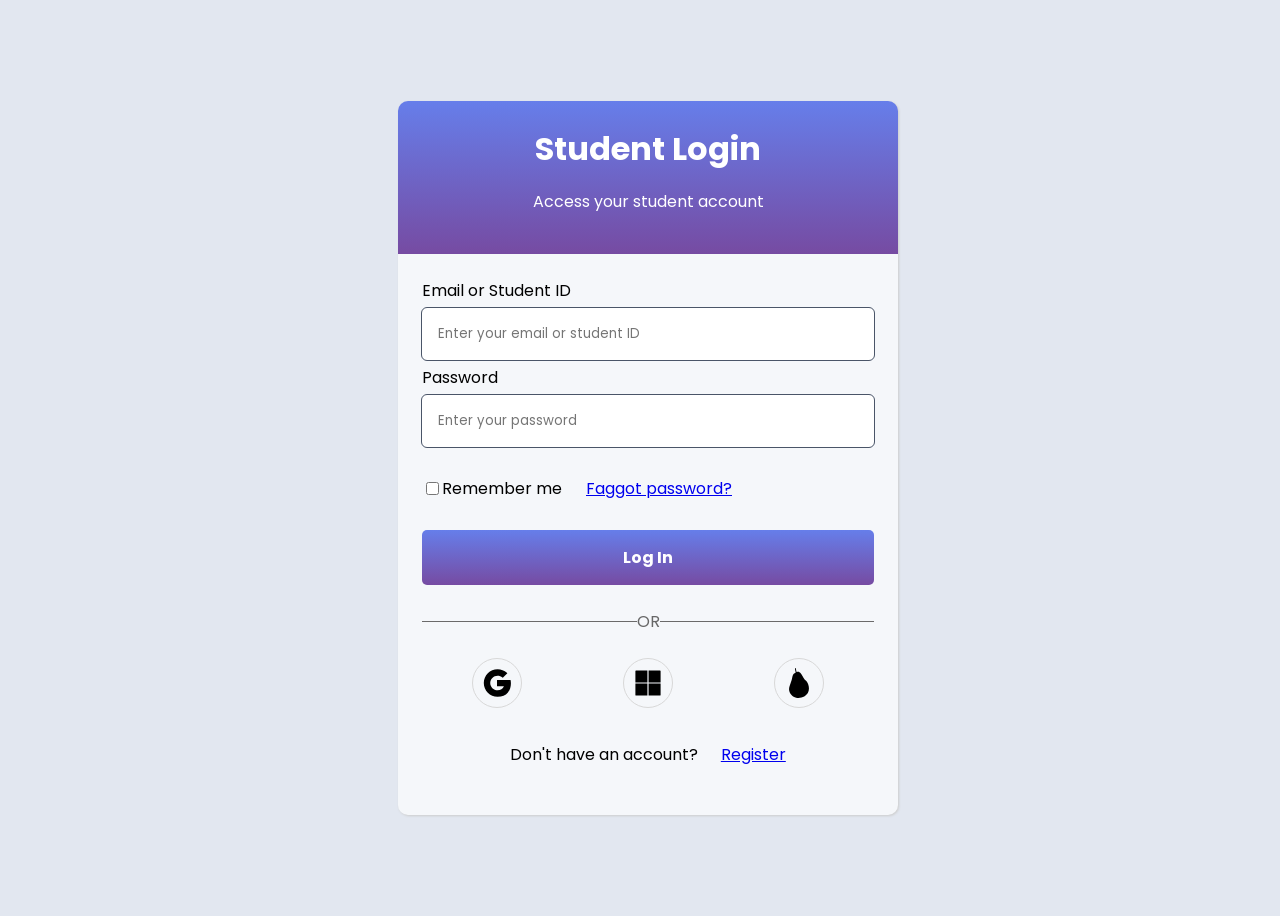
<file: index.html>
<!DOCTYPE html>
<html lang="en">

<head>
    <meta charset="UTF-8">
    <meta name="viewport" content="width=device-width, initial-scale=1.0">
    <link rel="preconnect" href="https://fonts.googleapis.com">
    <link rel="preconnect" href="https://fonts.gstatic.com" crossorigin>
    <link
        href="https://fonts.googleapis.com/css2?family=Poppins:ital,wght@0,100;0,200;0,300;0,400;0,500;0,600;0,700;0,800;0,900;1,100;1,200;1,300;1,400;1,500;1,600;1,700;1,800;1,900&display=swap"
        rel="stylesheet">
    <link rel="stylesheet"
        href="https://gist.githubusercontent.com/ktkv419/c8840dfcbcff24248c20f4199108b28e/raw/eec499022cca5ed984d91d2a2c2736d2aef8ed6d/reset.css">
    <link rel="stylesheet" href="./style.css">
    <title>Document</title>
</head>

<body>
    <div class="container">
        <header>
            <h1>Student Login</h1>
            <p>Access your student account</p>
        </header>
        <main>
            <form action="/api/login" metod="post">
                <label class="form__header" for="email">Email or Student ID</label>
                <input type="text" id="email" name="email" placeholder="Enter your email or student ID">
                <label class="form__header" for="password">Password</label>
                <input type="text" id="password" name="password" placeholder="Enter your password">

                <div id="remember__me" class="inline">
                    <input type="checkbox" id="RememberMe" name="remember">
                    <label id="remember" for="RememberMe"> Remember me</label>
                    <a href="https://avatars.mds.yandex.net/get-eda/3525661/f169793b5dc896470bb7ef939a5caa67/orig">Faggot
                        password?</a>
                </div>

                <input id="submit__btn" type="submit" value="Log In">
            </form>

            <div class="form__divider">
                <span class="divider"> </span>
                <span>OR</span>
                <span class="divider"> </span>
            </div>
            <div id="svgs" class="inline">
                <span>
                    <svg xmlns="http://www.w3.org/2000/svg" x="0px" y="0px" width="30" height="30" viewBox="0 0 50 50">
                        <path
                            d="M 25.996094 48 C 13.3125 48 2.992188 37.683594 2.992188 25 C 2.992188 12.316406 13.3125 2 25.996094 2 C 31.742188 2 37.242188 4.128906 41.488281 7.996094 L 42.261719 8.703125 L 34.675781 16.289063 L 33.972656 15.6875 C 31.746094 13.78125 28.914063 12.730469 25.996094 12.730469 C 19.230469 12.730469 13.722656 18.234375 13.722656 25 C 13.722656 31.765625 19.230469 37.269531 25.996094 37.269531 C 30.875 37.269531 34.730469 34.777344 36.546875 30.53125 L 24.996094 30.53125 L 24.996094 20.175781 L 47.546875 20.207031 L 47.714844 21 C 48.890625 26.582031 47.949219 34.792969 43.183594 40.667969 C 39.238281 45.53125 33.457031 48 25.996094 48 Z">
                        </path>
                    </svg>
                </span>
                <span>
                    <svg xmlns="http://www.w3.org/2000/svg" x="0px" y="0px" width="30" height="30" viewBox="0 0 50 50">
                        <path
                            d="M 5 4 C 4.448 4 4 4.447 4 5 L 4 24 L 24 24 L 24 4 L 5 4 z M 26 4 L 26 24 L 46 24 L 46 5 C 46 4.447 45.552 4 45 4 L 26 4 z M 4 26 L 4 45 C 4 45.553 4.448 46 5 46 L 24 46 L 24 26 L 4 26 z M 26 26 L 26 46 L 45 46 C 45.552 46 46 45.553 46 45 L 46 26 L 26 26 z">
                        </path>
                    </svg>
                </span>

                <span>
                    <svg xmlns="http://www.w3.org/2000/svg" x="0px" y="0px" width="30" height="30" viewBox="0 0 90 135">
                        <path style="fill:#000000"
                            d="M 32.189411,133.66629 C 15.897376,129.71512 3.5809211,117.09158 0.84088804,101.53616 -0.621685,93.233001 0.99925144,84.670515 7.0837424,68.558712 10.363933,59.872731 12.866114,51.312494 13.997231,44.906907 16.719277,29.491806 20.032103,23.861017 27.479058,21.991951 30.450921,21.246061 30.453492,21.215325 28.290172,12.297662 26.343183,4.2717611 26.606468,0 29.048127,0 c 1.28104,0 1.791197,1.0955222 2.291991,4.921875 0.354296,2.7070312 1.0995,6.746449 1.656008,8.976484 l 1.011835,4.054608 4.482464,-0.616496 c 3.424724,-0.47102 5.468342,-0.180396 8.66039,1.231599 4.692906,2.075896 7.763308,5.996508 13.358024,17.05693 3.892617,7.695471 9.567287,15.521174 14.955854,20.625 5.176155,4.902637 8.381205,9.994707 11.173879,17.752662 4.5712,12.698642 4.025405,27.070078 -1.434512,37.772398 -2.778234,5.44579 -11.177646,13.99883 -16.697919,17.00334 -10.027695,5.45776 -25.423086,7.52983 -36.31673,4.88789 z" />
                    </svg>
                </span>
            </div>


            <div id="register__link" class="inline"><span>Don't have an account?</span><a
                    style="margin-inline-start: 5%;" href="./register.html">Register</a></div>
        </main>

        <footer></footer>
    </div>

</body>

</html>
</file>
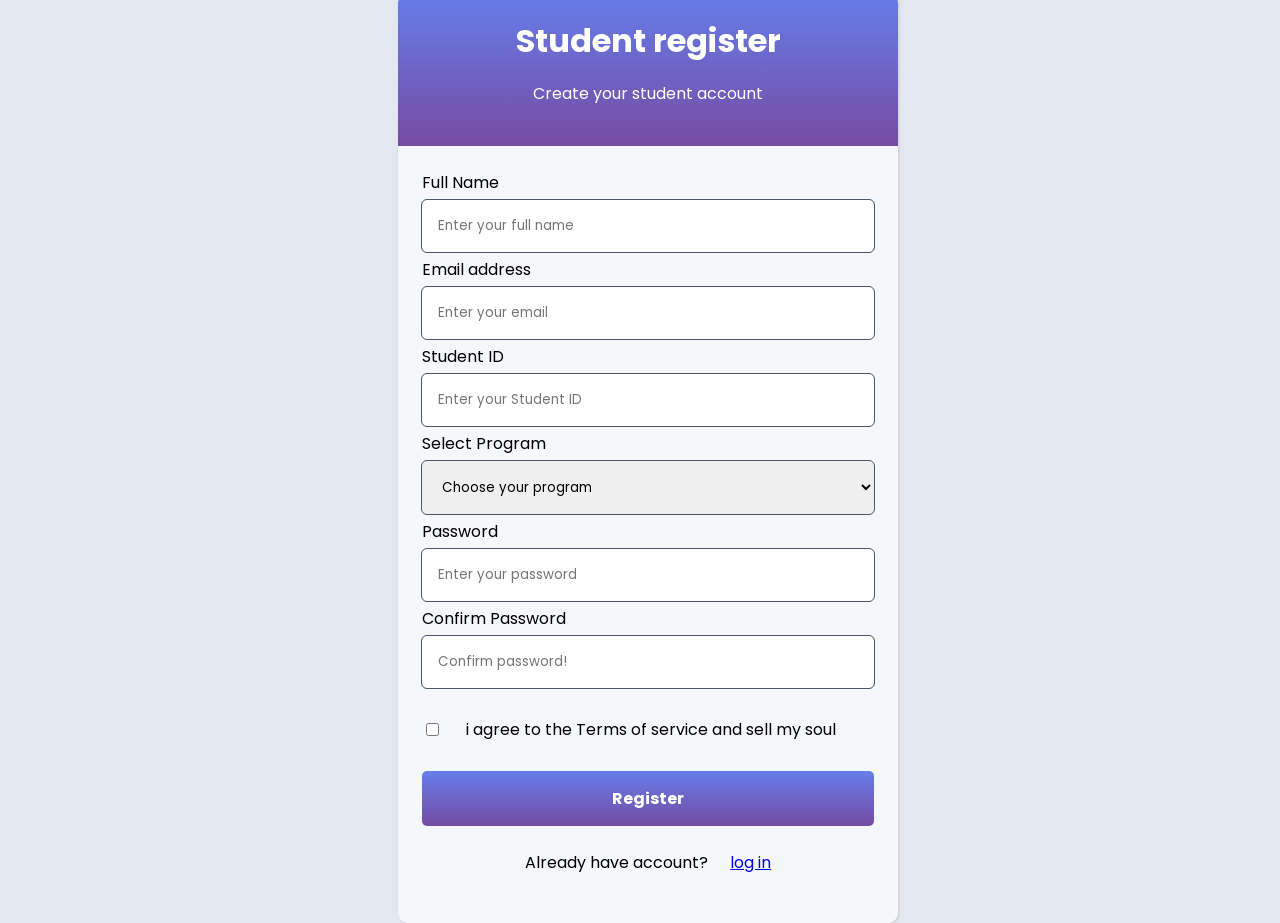
<file: register.html>
<!DOCTYPE html>
<html lang="en">

<head>
    <meta charset="UTF-8">
    <meta name="viewport" content="width=device-width, initial-scale=1.0">
    <link rel="preconnect" href="https://fonts.googleapis.com">
    <link rel="preconnect" href="https://fonts.gstatic.com" crossorigin>
    <link
        href="https://fonts.googleapis.com/css2?family=Poppins:ital,wght@0,100;0,200;0,300;0,400;0,500;0,600;0,700;0,800;0,900;1,100;1,200;1,300;1,400;1,500;1,600;1,700;1,800;1,900&display=swap"
        rel="stylesheet">
    <link rel="stylesheet"
        href="https://gist.githubusercontent.com/ktkv419/c8840dfcbcff24248c20f4199108b28e/raw/eec499022cca5ed984d91d2a2c2736d2aef8ed6d/reset.css">
    <link rel="stylesheet" href="./style.css">
    <title>Document</title>
</head>

<body>
    <div class="container">
        <header>
            <h1>Student register</h1>
            <p>Create your student account</p>
        </header>
        <main>
            <form action="/api/login" metod="post">

                <label class="form__header" for="fullname">Full Name</label>
                <input type="text" id="fullname" name="fullname" placeholder="Enter your full name">

                <label class="form__header" for="email">Email address</label>
                <input type="text" id="email" name="email" placeholder="Enter your email">

                <label class="form__header" for="studentId">Student ID</label>
                <input type="text" id="studentId" name="studentId" placeholder="Enter your Student ID">
                <label class="form__header">Select Program</label>
                <select>
                    <option value="value1" disabled selected>Choose your program</option>
                    <option value="value1">Computer Science</option>
                    <option value="value1">Engineering</option>
                    <option value="value2">Business</option>
                    <option value="value3">Arts & Humanities</option>
                    <option value="value4">Science</option>
                  </select>
                  <label class="form__header" for="password">Password</label>
                  <input type="text" id="password" name="password" placeholder="Enter your password">
                  <label class="form__header" for="password">Confirm Password</label>
                  <input type="text" id="password" name="password" placeholder="Confirm password!">
                <div id="remember__me" class="inline">
                    <input type="checkbox" id="RememberMe" name="remember">
                    <label id="remember" for="RememberMe"> i agree to the Terms of service and sell my soul</label>
                    
                </div>

                <input id="submit__btn" type="submit" value="Register">
            </form>

            <div id="register__link" class="inline"><span>Already have account?</span><a
                    style="margin-inline-start: 5%;" href="./index.html">log in</a></div>
        </main>

        <footer></footer>
    </div>

</body>

</html>
</file>
<file: style.css>
:root {
    --content-width: 500px;
}

* {
    font-family: Poppins;
    box-sizing: border-box;
}

.dsd {
    color: #667eea (он же rgba(102, 126, 234, 0.15));
    color: #764ba2;
    color: #f5f7fa;
    color: #c3cfe2;
    color: #4a5568;
}

body {
    display: flex;
    flex-direction: column;
    justify-content: center;
    align-items: center;
    width: 100vw;
    height: 100vh;
    overflow: hidden;
    background-color: #e2e7f0;
}

.container {
    width: var(--content-width);
    filter: drop-shadow(#ccc 1px 1px 1px);
}

header {
    color: white;
    background-image: linear-gradient(#667eea, #764ba2);
    padding: 24px;
    width: 100%;
    display: flex;
    flex-direction: column;
    align-items: center;
    border-top-right-radius: 10px;
    border-top-left-radius: 10px;
}

header h1 {
    margin: 0
}

main {
    background-color: #f5f7fa;
    width: 100%;
    border-bottom-right-radius: 10px;
    border-bottom-left-radius: 10px;
    padding: 24px;

    form {
        display: flex;
        flex-direction: column;
        gap: 5px;

        input[type=text] {
            padding: 16px;
            border: 0;
            outline: #4a5568 1px solid;
            border-radius: 5px;
        }
        select{
            padding: 16px;
            border: 0;
            outline: #4a5568 1px solid;
            border-radius: 5px;
        }
    }
}

footer {
    width: var(--content-width);
}

.inline {
    display: flex;
    justify-self: center;
    width: 100%;
    margin-block: 24px;
}

#remember__me {
    :last-child {
        margin-left: 24px;
    }
}

#register__link {
    justify-content: center;

    :last-child {
        margin-left: 24px;
    }
}

#svgs {
    height: 60px;
    span {
        position: relative;
        display: flex;
        justify-content: center;
        align-items: center;
        width: 50px;
        height: 50px;
        padding: 5px;
        border-radius: 50%;
        border: solid 1px rgb(216, 216, 216);
        margin: 0 auto;

        transition: all;
        transition-duration: 100ms;
        transition-timing-function: cubic-bezier(0.215, 0.610, 0.355, 1);

    }
}
#svgs{
    span:hover {
        display: flex;
        justify-content: center;
        align-items: center;
        width: 60px;
        height: 60px;
        padding: 5px;
        border-radius: 50%;
        border: solid 1px rgb(216, 216, 216);
    }
}

#submit__btn {
    background-image: linear-gradient(#667eea, #764ba2);
    padding: 10px;
    border: 0;
    color: white;
    font-size: medium;
    font-weight: 700;
    padding: 15px;
    border-radius: 5px;
    transition: all;
    transition-duration: 300ms;
    transition-timing-function: cubic-bezier(0.19, 1, 0.22, 1);
}
#submit__btn:hover {
    background-image: linear-gradient(#667eea, #8a3fd6);
    padding: 10px;
    border: 0;
    color: white;
    font-size: medium;
    font-weight: 700;
    padding: 15px;
    border-radius: 5px;
}
#submit__btn:active {
    background-image: linear-gradient(#e6e6e6, #210042);
    padding: 10px;
    border: 0;
    color: white;
    font-size: medium;
    font-weight: 700;
    padding: 15px;
    border-radius: 5px;
}

.form__header {
    display: block;
}

.form__divider {
    display: flex;
    flex-direction: row;
    justify-content: center;
    margin-block: 24px;

    span {
        color: rgb(103 103 103);
    }
}

.divider {
    margin-block-start: 0.25em;
    margin-block: 0.75em;
    border-bottom: 1px solid rgb(107, 106, 106);
    width: 100%;
    height: 1px;
}
</file>
